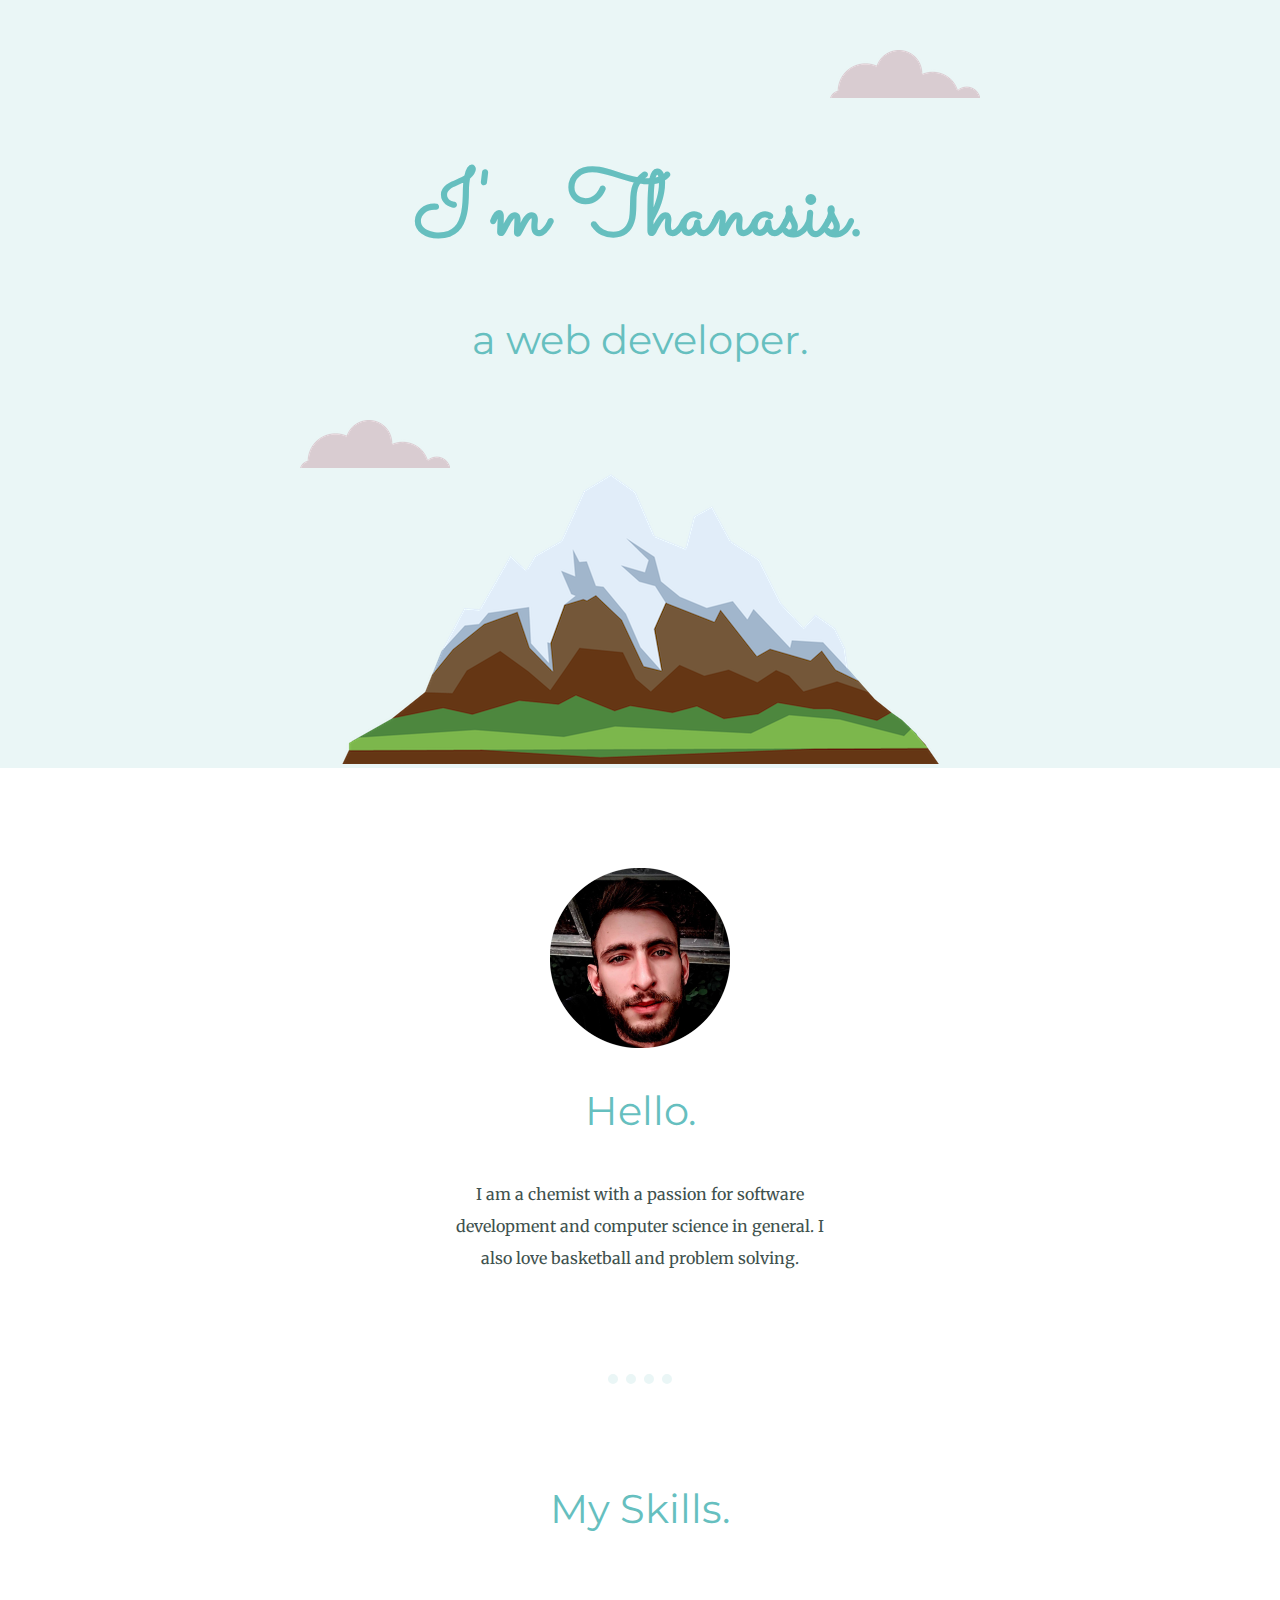
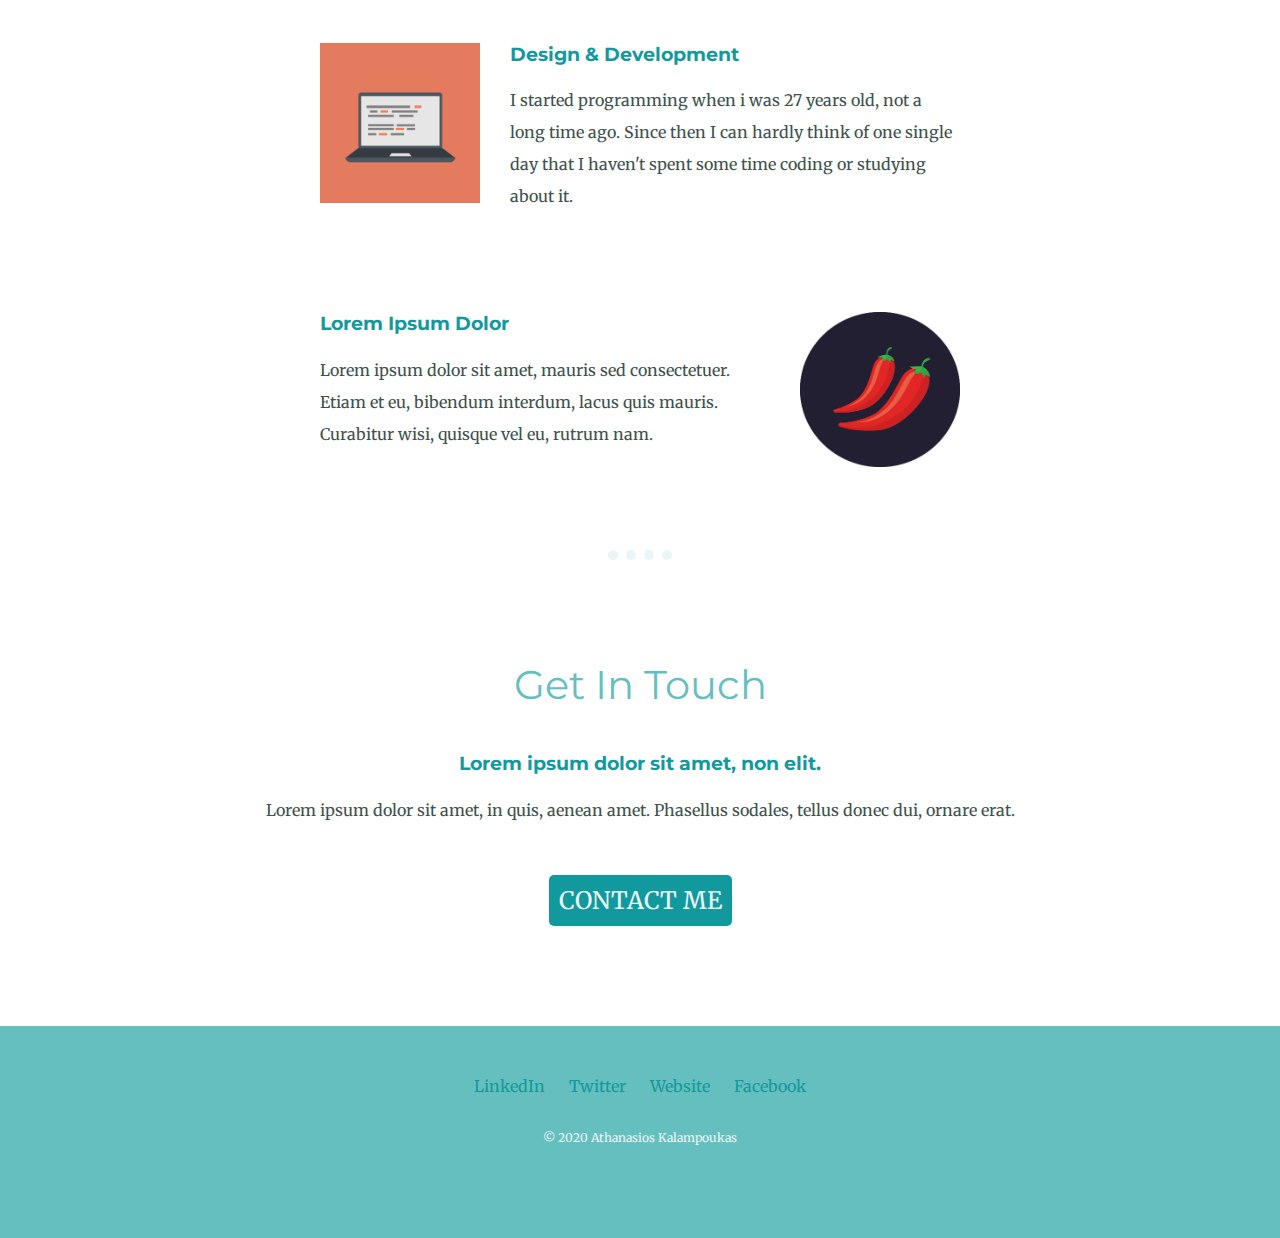
<file: index.html>
<!DOCTYPE html>
<html lang="en">
<head>
    <meta charset="UTF-8">
    <title>Thanasis Kalampoukas</title>
    <meta name="description" content="Personal CV">
    <link type="text/css" rel="stylesheet" href="css/styles.css">
    <link rel="icon" href="favicon.ico">
    <link href="https://fonts.googleapis.com/css2?family=Merriweather&family=Montserrat&family=Sacramento&display=swap" rel="stylesheet">
</head>
<body>
    <div class="top-container">
        <img class="top-cloud" src="images/cloud.png" alt="cloud-img">
        <h1>I'm Thanasis.</h1>
        <h2>a web developer.</h2>
        <img class="bottom-cloud" src="images/cloud.png" alt="cloud-img">
        <img src="images/mountain.png" alt="mountain-img">
    </div>
    <div class="middle-container">
        <div class="profile">
            <img width="180" src="images/thanasis.png" alt="profile-picture">
            <h2>Hello.</h2>
            <p class="intro">I am a chemist with a passion for software development and computer science in general.
                I also love basketball and problem solving.</p>
        </div>
        <hr>
        <div class="skills">
            <h2>My Skills.</h2>
            <div class="skill-row">
                <img class="code-img" src="images/computer.png" alt="computer-img">
                <h3>Design & Development</h3>
                <p>I started programming when i was 27 years old, not a long time ago. Since then I can hardly think of
                    one single day that I haven't spent some time coding or studying about it.</p>
            </div>
            <div class="skill-row">
                <img class="chilli-img" src="images/chillies.png" alt="chillies-img">
                <h3>Lorem Ipsum Dolor</h3>
                <p>Lorem ipsum dolor sit amet, mauris sed consectetuer. Etiam et eu, bibendum interdum, lacus quis
                    mauris. Curabitur wisi, quisque vel eu, rutrum nam.</p>
            </div>
        </div>
        <hr>
        <div class="contact-me">
            <h2>Get In Touch</h2>
            <h3>Lorem ipsum dolor sit amet, non elit.</h3>
            <p>Lorem ipsum dolor sit amet, in quis, aenean amet. Phasellus sodales, tellus donec dui, ornare erat.</p>
            <a class="btn" href="mailto:akalampv@gmail.com">CONTACT ME</a>
        </div>
    </div>
    <div class="bottom-container">
        <a class="footer-link" href="https://www.linkedin.com/in/athanasios-kalampoukas-201a16175/">LinkedIn</a>
        <a class="footer-link" href="https://twitter.com/ThAnAsIsKaLa">Twitter</a>
        <a class="footer-link" href="https://akalampv.github.io/cv">Website</a>
        <a class="footer-link" href="https://www.facebook.com/akalampv/">Facebook</a>
        <p class="copyright">© 2020 Athanasios Kalampoukas</p>
    </div>
</body>
</html>
</file>
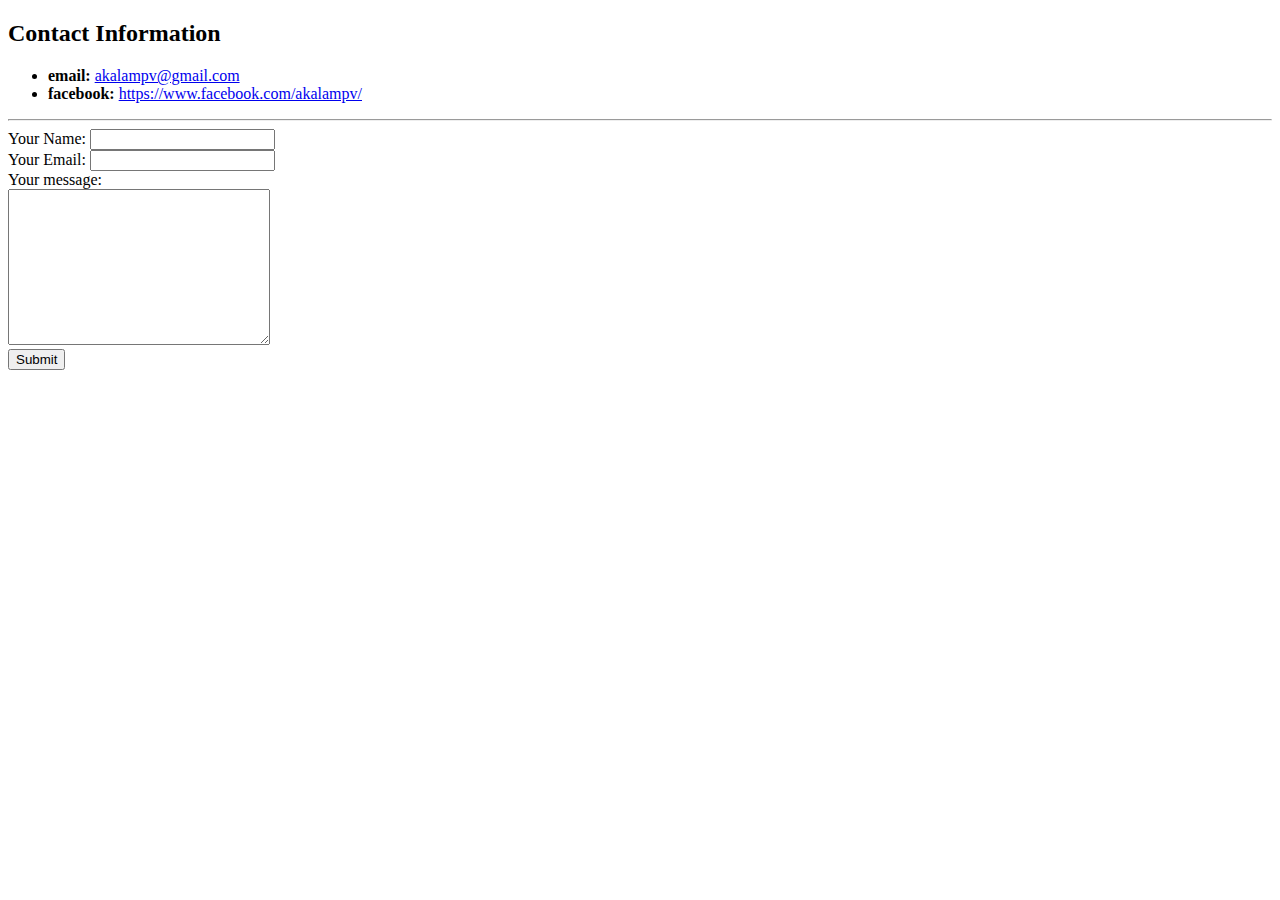
<file: contact.html>
<!DOCTYPE html>
<html lang="en">
<head>
    <meta charset="UTF-8">
    <title>Contact Me</title>
</head>
<body>
    <h2>Contact Information</h2>
    <ul>
        <li><strong>email:</strong> <a href="mailto:akalampv@gmail.com">akalampv@gmail.com</a> </li>
        <li><strong>facebook:</strong> <a href="https://www.facebook.com/akalampv/">https://www.facebook.com/akalampv/</a></li>
    </ul>
    <hr>
    <form action="mailto:akalampv@gmail.com" method="post" enctype="text/plain">
        <label for="name">Your Name:</label>
        <input type="text" name="yourName" id="name" required><br>
        <label for="email">Your Email:</label>
        <input type="email" name="yourEmail" id="email" required><br>
        <label for="message">Your message:</label><br>
        <textarea name="yourMessage" rows="10" cols="30" id="message"></textarea><br>
        <input type="submit">
    </form>
</body>
</html>
</file>
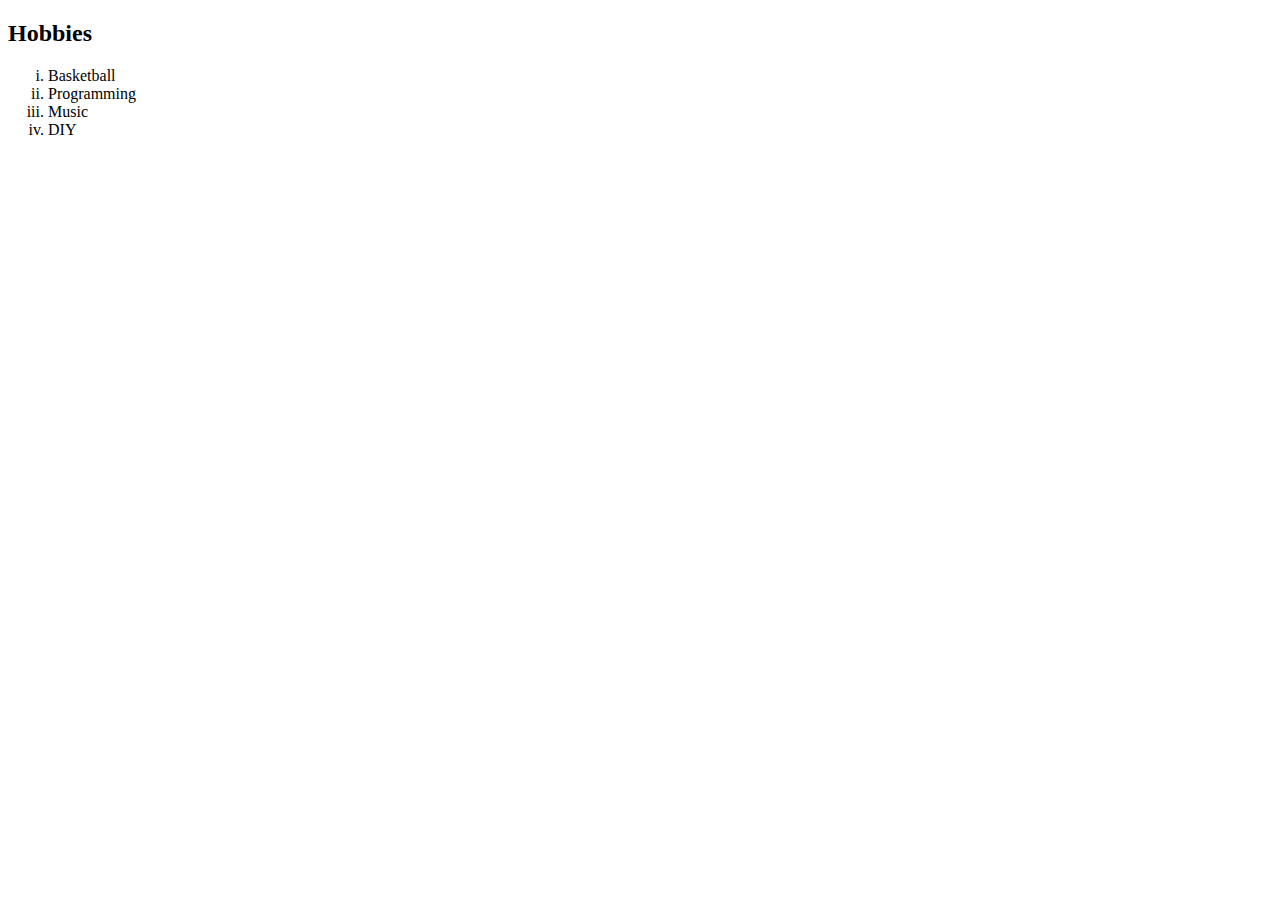
<file: hobbies.html>
<!DOCTYPE html>
<html lang="en">
<head>
    <meta charset="UTF-8">
    <title>My Hobbies</title>
</head>
<body>
    <h2>Hobbies</h2>
    <ol type="i">
        <li>Basketball</li>
        <li>Programming</li>
        <li>Music</li>
        <li>DIY</li>
    </ol>
</body>
</html>
</file>
<file: css/styles.css>
body {
    margin: 0;
    text-align: center;
    font-family: 'Merriweather', serif;
    color: #40514E;
}
h1 {
    margin: 50px auto 0 auto;
    font-family: 'Sacramento', cursive;
    font-size: 5.625rem;
    color: #66BFBF;
}
h2 {
    font-family: 'Montserrat', sans-serif;
    font-size: 2.5rem;
    color: #66BFBF;
    font-weight: normal;
    padding-bottom: 10px;
}
h3 {
    font-family: 'Montserrat', sans-serif;
    color: #11999E;
}
a {
    color: #11999E;
    text-decoration: none;
}
a:hover {
    color: #EAF6F6;
}
p {
    line-height: 2;
    margin-bottom: 50px;
}
hr {
    border-style: dotted none none;
    border-width: 10px;
    width: 5%;
    margin: 100px auto;
    color: #EAF6F6;

}
.top-container {
    background-color: #EAF6F6;
    position: relative;
    padding-top: 100px;
}
.middle-container {
    margin: 100px 0;
}
.bottom-container {
    background-color: #66BFBF;
    padding: 50px 0 20px;
}
.bottom-cloud {
    position: absolute;
    left: 300px;
    bottom: 300px;
}
.top-cloud {
    position: absolute;
    right: 300px;
    top: 50px;
    max-width: 100%;
    height: auto;
}
.skill-row {
    width: 50%;
    margin: 100px auto;
    text-align: left;
}
.code-img {
    width: 25%;
    float: left;
    margin-right: 30px;
}
.chilli-img {
    width: 25%;
    float: right;
    margin-left: 30px;
}
.copyright {
    color: #EAF6F6;
}
.btn {
    background: #11999E;
    border-radius: 5px;
    padding: 10px;
    line-height: 50px;
    color: #EAF6F6;
    font-size: 1.5rem;
    text-decoration: none;
    cursor: pointer;
    text-align: center;
}

.btn:hover {
    background: #1E62D0;
    border-radius: 5px;
    text-decoration: none;
}
.contact-me {
    margin: 50px;
}
.footer-link {
    margin: 10px;
}
.copyright {
    line-height: 5;
    font-size: 0.75rem;
}
.intro {
    width: 30%;
    margin: auto;
}
</file>
